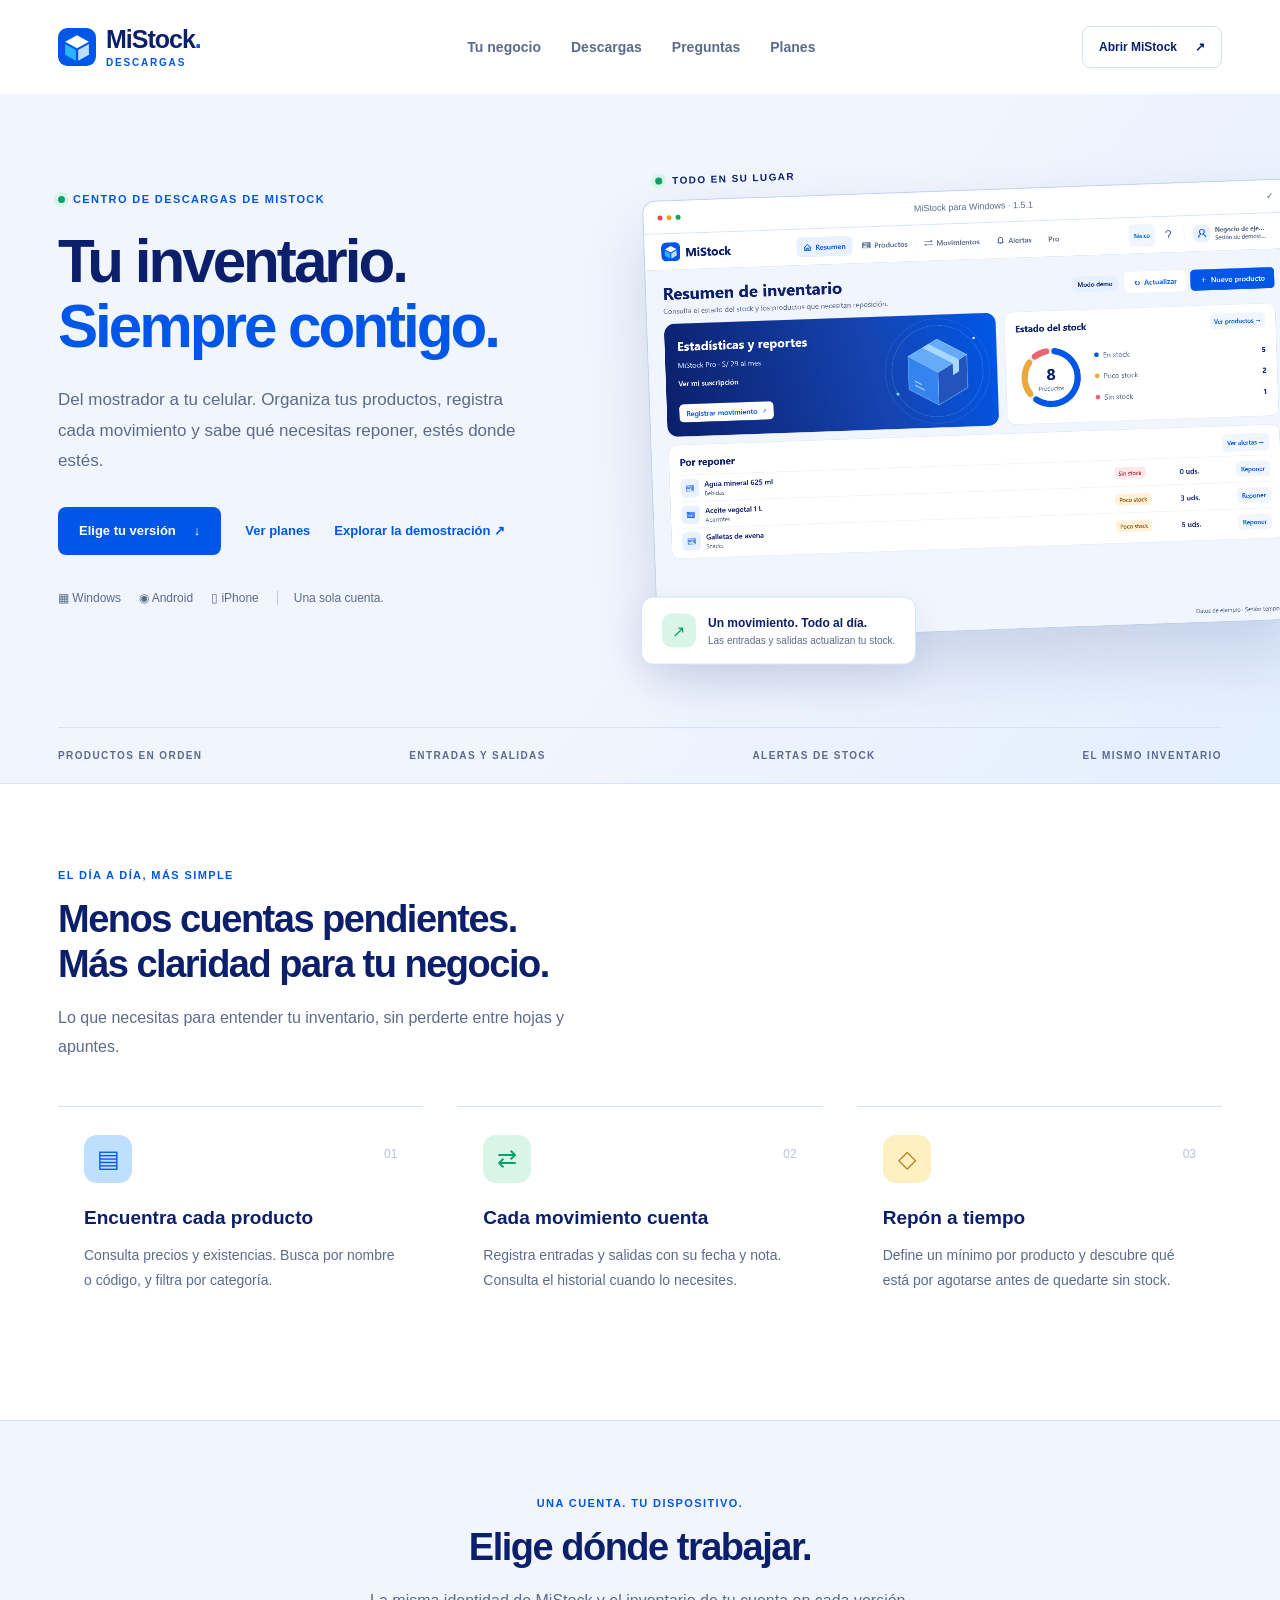
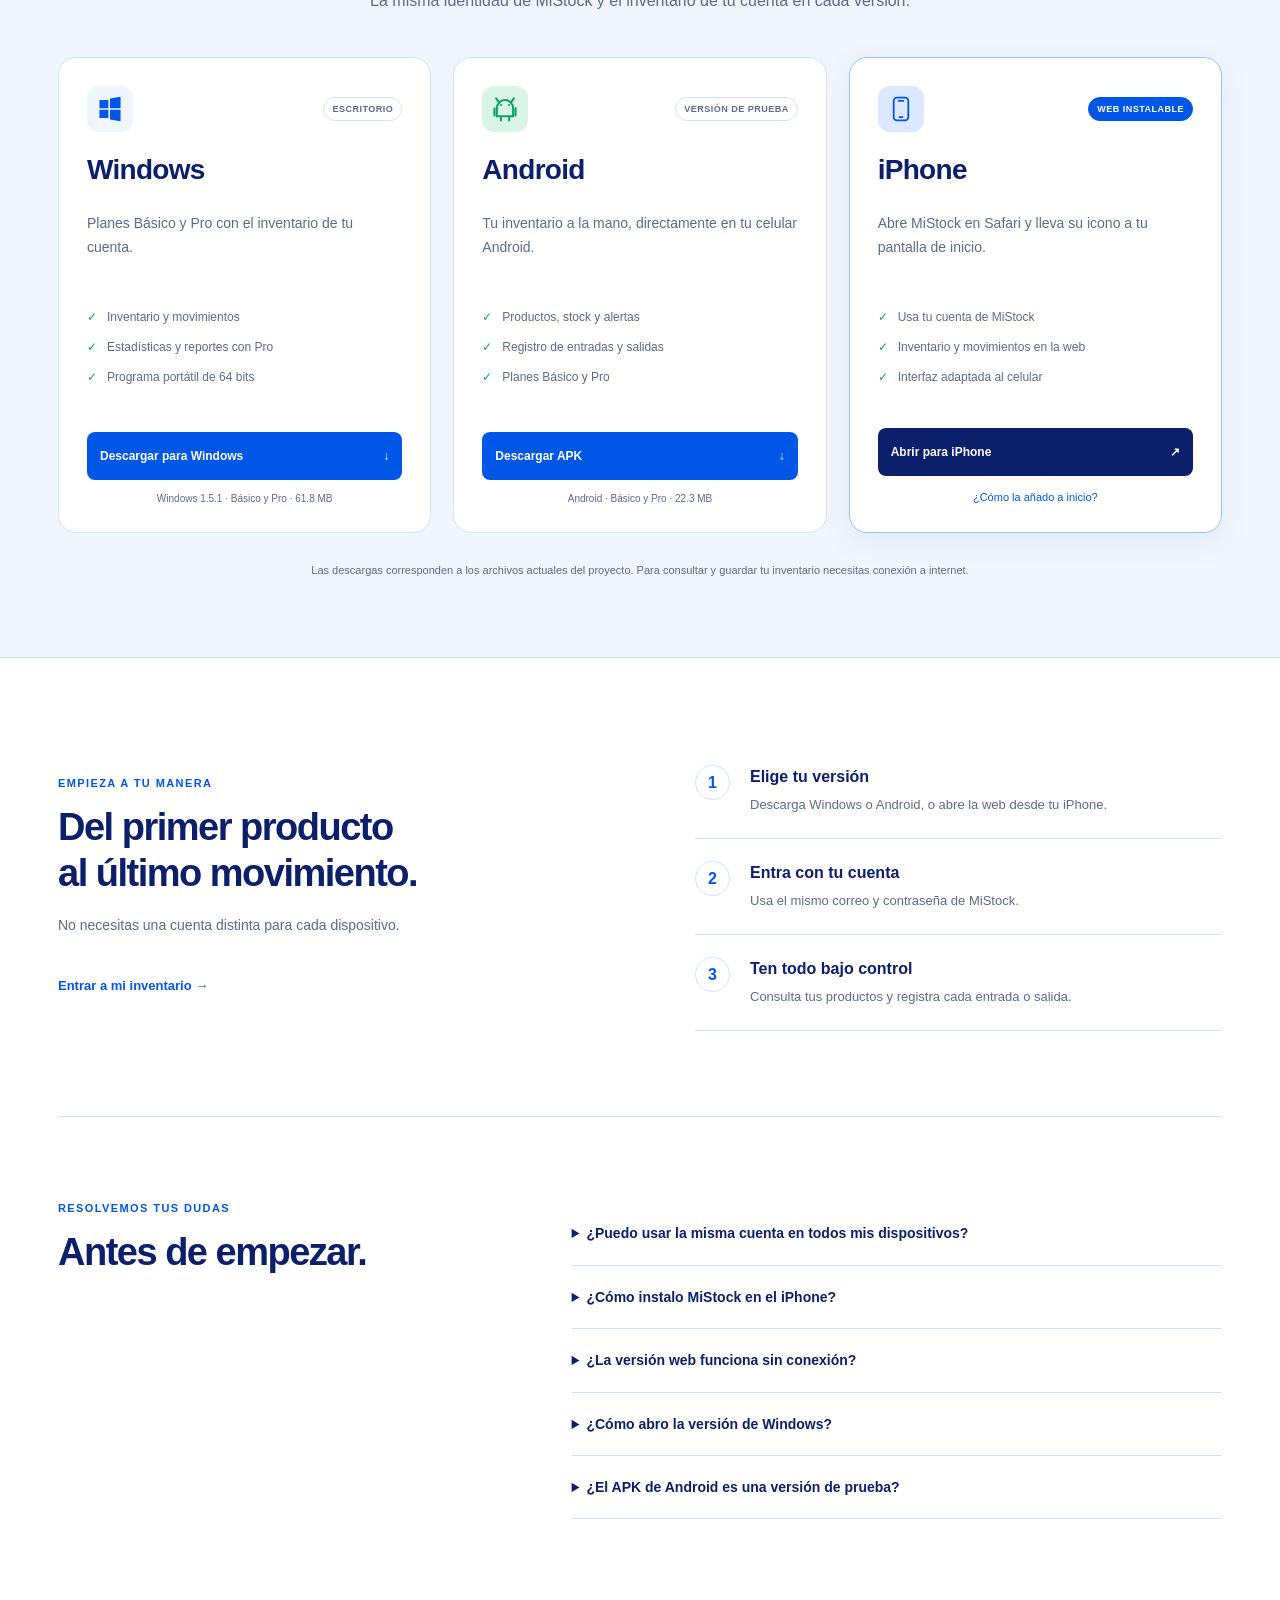
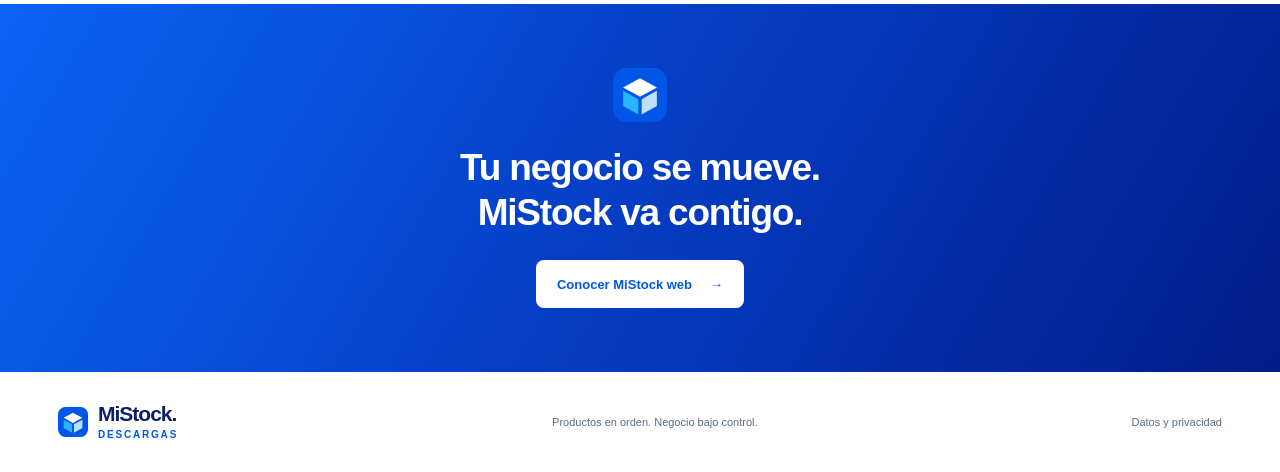
<file: index.html>
<!doctype html><html lang="es"><head><meta charset="utf-8"><meta name="viewport" content="width=device-width,initial-scale=1"><meta name="theme-color" content="#0057e7"><meta name="description" content="MiStock Descargas: descarga MiStock para Windows y Android, o accede a la versión web instalable para iPhone."><title>MiStock Descargas · Windows, Android y iPhone</title><link rel="icon" href="./logo.svg" type="image/svg+xml"><link rel="stylesheet" href="./site.css"></head>
<body><a class="skip-link" href="#contenido">Saltar al contenido</a><header class="site-header"><a class="brand" href="./" aria-label="MiStock Descargas inicio"><img src="./logo.svg" width="38" height="38" alt=""><span>MiStock<span class="brand-dot">.</span><small class="brand-subtitle">Descargas</small></span></a><nav aria-label="Navegación principal"><a href="#tu-negocio">Tu negocio</a><a href="#descargas">Descargas</a><a href="#preguntas">Preguntas</a><a href="https://davjstudio.github.io/mistock/planes.html">Planes</a></nav><a class="btn btn-small btn-outline" href="https://davjstudio.github.io/mistock/">Abrir MiStock <span aria-hidden="true">↗</span></a></header>
<main id="contenido"><section class="hero"><div class="hero-inner"><div class="hero-copy"><div class="eyebrow"><span class="signal"></span> CENTRO DE DESCARGAS DE MISTOCK</div><h1>Tu inventario.<br><span>Siempre contigo.</span></h1><p>Del mostrador a tu celular. Organiza tus productos, registra cada movimiento y sabe qué necesitas reponer, estés donde estés.</p><div class="hero-actions"><a class="btn btn-primary" href="#descargas">Elige tu versión <span aria-hidden="true">↓</span></a><a class="text-link" href="https://davjstudio.github.io/mistock/planes.html">Ver planes</a><a class="text-link" href="https://davjstudio.github.io/mistock/?demo=1">Explorar la demostración <span aria-hidden="true">↗</span></a></div><div class="platform-strip"><span>▦ Windows</span><span>◉ Android</span><span>▯ iPhone</span><span class="same-account">Una sola cuenta.</span></div></div>
<div class="hero-visual"><div class="visual-label"><span class="signal"></span> TODO EN SU LUGAR</div><div class="app-frame"><div class="frame-bar"><div><i></i><i></i><i></i></div><span>MiStock para Windows · 1.5.1</span><span class="frame-lock">✓</span></div><img src="./mistock-preview-1.5.png" width="1240" height="780" alt="MiStock para Windows 1.5.1 con navegación superior y gráfico de stock, usando datos de ejemplo" fetchpriority="high"></div><div class="floating-note"><span class="note-icon">↗</span><span><strong>Un movimiento. Todo al día.</strong><small>Las entradas y salidas actualizan tu stock.</small></span></div></div></div><div class="hero-bottom"><span>PRODUCTOS EN ORDEN</span><span>ENTRADAS Y SALIDAS</span><span>ALERTAS DE STOCK</span><span>EL MISMO INVENTARIO</span></div></section>
<section class="section intro-section" id="tu-negocio"><div class="section-heading"><span class="eyebrow">EL DÍA A DÍA, MÁS SIMPLE</span><h2>Menos cuentas pendientes.<br>Más claridad para tu negocio.</h2><p>Lo que necesitas para entender tu inventario, sin perderte entre hojas y apuntes.</p></div><div class="feature-grid"><article class="feature"><div class="feature-icon">▤</div><span class="feature-number">01</span><h3>Encuentra cada producto</h3><p>Consulta precios y existencias. Busca por nombre o código, y filtra por categoría.</p></article><article class="feature"><div class="feature-icon green">⇄</div><span class="feature-number">02</span><h3>Cada movimiento cuenta</h3><p>Registra entradas y salidas con su fecha y nota. Consulta el historial cuando lo necesites.</p></article><article class="feature"><div class="feature-icon orange">◇</div><span class="feature-number">03</span><h3>Repón a tiempo</h3><p>Define un mínimo por producto y descubre qué está por agotarse antes de quedarte sin stock.</p></article></div></section>
<section class="download-section" id="descargas"><div class="section-heading"><span class="eyebrow">UNA CUENTA. TU DISPOSITIVO.</span><h2>Elige dónde trabajar.</h2><p>La misma identidad de MiStock y el inventario de tu cuenta en cada versión.</p></div><div class="download-grid">
<article class="download-card"><div class="download-top"><div class="os-icon windows-icon"><svg viewBox="0 0 32 32" aria-hidden="true"><path d="M3 5h11v10H3zm13-2 13-2v14H16zM3 17h11v10H3zm13 0h13v14l-13-2z" fill="currentColor"/></svg></div><span class="pill">ESCRITORIO</span></div><h3>Windows</h3><p>Planes Básico y Pro con el inventario de tu cuenta.</p><ul><li>Inventario y movimientos</li><li>Estadísticas y reportes con Pro</li><li>Programa portátil de 64 bits</li></ul><a class="btn btn-primary" href="https://github.com/davjstudio/mistock-descargas/releases/download/v1.5.1/MiStock-Windows-1.5.1.exe" download>Descargar para Windows <span aria-hidden="true">↓</span></a><span class="download-meta" data-file="windows">Windows 1.5.1 · Básico y Pro</span></article>
<article class="download-card"><div class="download-top"><div class="os-icon android-icon"><svg viewBox="0 0 32 32" aria-hidden="true"><path d="m8 7-3-4m19 4 3-4M6 15a10 10 0 0 1 20 0v10H6zm-3 0v9m26-9v9M11 25v5m10-5v5" fill="none" stroke="currentColor" stroke-width="2.5" stroke-linecap="round"/><circle cx="11" cy="11" r="1.3" fill="currentColor"/><circle cx="21" cy="11" r="1.3" fill="currentColor"/></svg></div><span class="pill">VERSIÓN DE PRUEBA</span></div><h3>Android</h3><p>Tu inventario a la mano, directamente en tu celular Android.</p><ul><li>Productos, stock y alertas</li><li>Registro de entradas y salidas</li><li>Planes Básico y Pro</li></ul><a class="btn btn-primary" href="https://github.com/davjstudio/mistock-descargas/releases/download/v1.5/MiStock-Android.apk" download>Descargar APK <span aria-hidden="true">↓</span></a><span class="download-meta" data-file="android">Archivo APK · Instalación manual</span></article>
<article class="download-card iphone-card"><div class="download-top"><div class="os-icon iphone-icon"><svg viewBox="0 0 32 32" aria-hidden="true"><rect x="7" y="2" width="18" height="28" rx="4" fill="none" stroke="currentColor" stroke-width="2.2"/><path d="M13 6h6m-5 20h4" stroke="currentColor" stroke-width="2" stroke-linecap="round"/></svg></div><span class="pill pill-blue">WEB INSTALABLE</span></div><h3>iPhone</h3><p>Abre MiStock en Safari y lleva su icono a tu pantalla de inicio.</p><ul><li>Usa tu cuenta de MiStock</li><li>Inventario y movimientos en la web</li><li>Interfaz adaptada al celular</li></ul><a class="btn btn-dark" href="https://davjstudio.github.io/mistock/?install=ios">Abrir para iPhone <span aria-hidden="true">↗</span></a><button class="inline-button" data-install-help>¿Cómo la añado a inicio?</button></article></div><p class="download-footnote">Las descargas corresponden a los archivos actuales del proyecto. Para consultar y guardar tu inventario necesitas conexión a internet.</p></section>
<section class="section steps-section"><div><span class="eyebrow">EMPIEZA A TU MANERA</span><h2>Del primer producto<br>al último movimiento.</h2><p>No necesitas una cuenta distinta para cada dispositivo.</p><a class="text-link" href="https://davjstudio.github.io/mistock/">Entrar a mi inventario <span aria-hidden="true">→</span></a></div><ol class="steps"><li><span>1</span><div><h3>Elige tu versión</h3><p>Descarga Windows o Android, o abre la web desde tu iPhone.</p></div></li><li><span>2</span><div><h3>Entra con tu cuenta</h3><p>Usa el mismo correo y contraseña de MiStock.</p></div></li><li><span>3</span><div><h3>Ten todo bajo control</h3><p>Consulta tus productos y registra cada entrada o salida.</p></div></li></ol></section>
<section class="section faq-section" id="preguntas"><div class="section-heading"><span class="eyebrow">RESOLVEMOS TUS DUDAS</span><h2>Antes de empezar.</h2></div><div class="faq-list"><details><summary>¿Puedo usar la misma cuenta en todos mis dispositivos?</summary><p>Sí. Las versiones de MiStock se conectan al inventario de la misma cuenta. Inicia sesión con tu correo y contraseña habituales.</p></details><details><summary>¿Cómo instalo MiStock en el iPhone?</summary><p>Abre la versión web con Safari. Pulsa Compartir, elige «Añadir a pantalla de inicio» y confirma.  <a href="https://support.apple.com/guide/iphone/open-as-web-app-iphea86e5236/ios" target="_blank" rel="noopener noreferrer">Ver instrucciones de Apple ↗</a></p></details><details><summary>¿La versión web funciona sin conexión?</summary><p>La interfaz instalada puede abrirse si ya está guardada en el dispositivo. Para iniciar sesión, consultar o modificar tu inventario necesitas conexión a internet.</p></details><details><summary>¿Cómo abro la versión de Windows?</summary><p>Descarga el archivo EXE y ábrelo en tu equipo Windows de 64 bits. Es una versión portátil e incluye el entorno que necesita para funcionar.</p></details><details><summary>¿El APK de Android es una versión de prueba?</summary><p>Sí. La descarga contiene el APK de desarrollo que se está usando en este proyecto. Su instalación es manual y no procede de Google Play.</p></details></div></section>
<section class="bottom-cta"><img src="./logo.svg" alt="" width="54" height="54"><h2>Tu negocio se mueve.<br>MiStock va contigo.</h2><a class="btn btn-white" href="https://davjstudio.github.io/mistock/?demo=1">Conocer MiStock web <span aria-hidden="true">→</span></a></section></main>
<footer class="site-footer"><a class="brand" href="./"><img src="./logo.svg" width="30" height="30" alt=""><span>MiStock.<small class="brand-subtitle">Descargas</small></span></a><span>Productos en orden. Negocio bajo control.</span><a href="./privacidad.html">Datos y privacidad</a></footer>
<dialog id="install-help" class="help-dialog"><form method="dialog"><button class="dialog-close" aria-label="Cerrar">×</button></form><div class="feature-icon">▯</div><h2>MiStock en tu iPhone.</h2><p>Primero abre la versión web desde Safari en tu iPhone.</p><ol><li>Pulsa el botón <strong>Compartir</strong>.</li><li>Elige <strong>Añadir a pantalla de inicio</strong>.</li><li>Si aparece, activa <strong>Abrir como app web</strong> y confirma.</li></ol><p class="small">Usa el enlace público del sitio. Abre esta dirección pública desde Safari en tu iPhone.</p><a class="btn btn-primary" href="https://davjstudio.github.io/mistock/?install=ios">Abrir MiStock web →</a></dialog><script src="./site.js?v=1.5.1" type="module"></script></body></html>
</file>
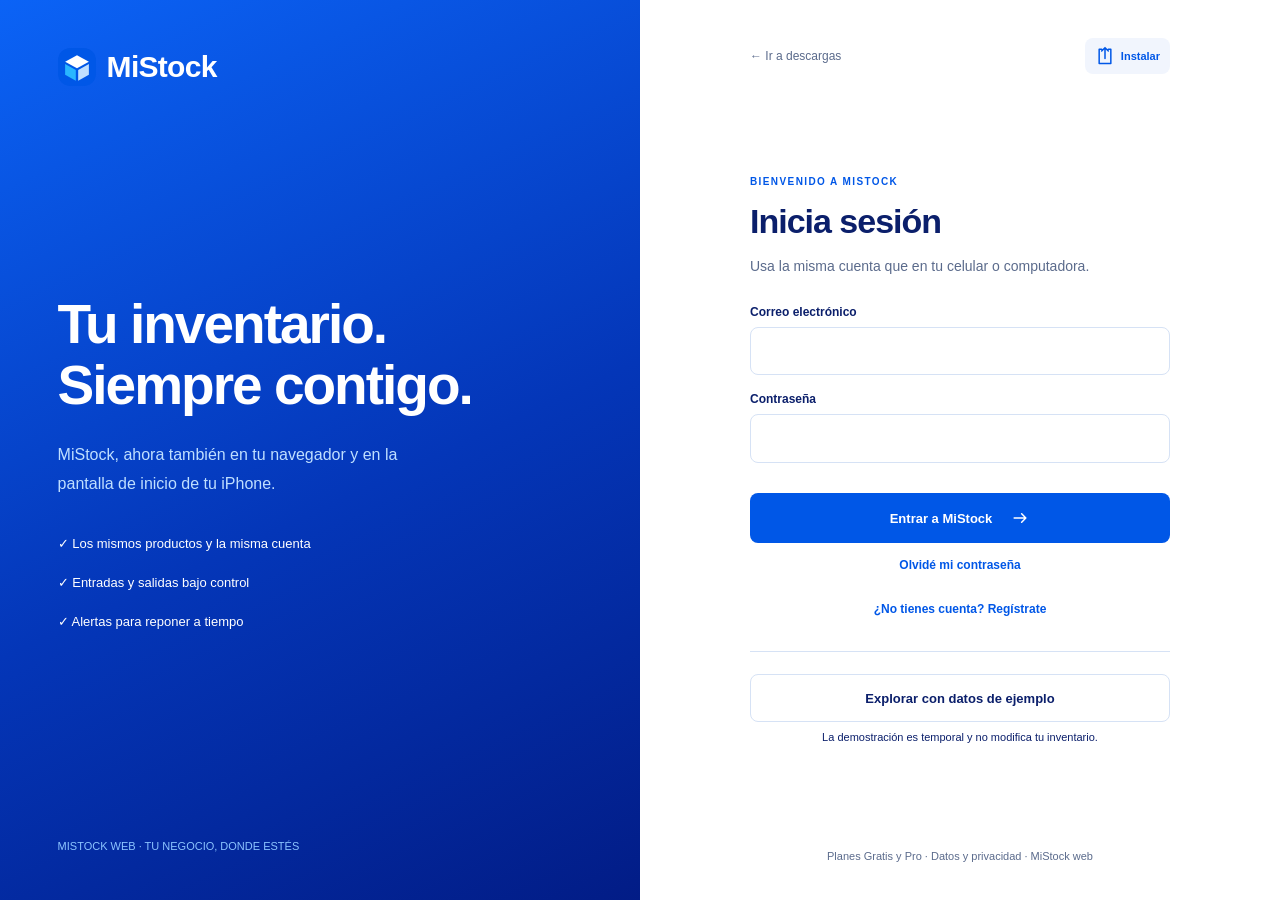
<file: app.html>
<!doctype html><html lang="es"><head><meta charset="utf-8"><meta name="viewport" content="width=device-width,initial-scale=1,viewport-fit=cover"><meta name="theme-color" content="#0057e7"><meta name="apple-mobile-web-app-capable" content="yes"><meta name="apple-mobile-web-app-status-bar-style" content="default"><meta name="apple-mobile-web-app-title" content="MiStock"><meta name="description" content="Gestiona tu inventario y movimientos desde MiStock web."><title>MiStock · Mi inventario</title><link rel="manifest" href="./manifest.webmanifest"><link rel="apple-touch-icon" href="./icon-180.png"><link rel="icon" href="./logo.svg"><link rel="stylesheet" href="./app.css"></head><body><a class="skip-link" href="#main-content">Saltar al contenido</a><div id="app"><div class="boot"><img src="./logo.svg" width="60" height="60" alt="MiStock"><h1>MiStock</h1><p>Preparando tu inventario…</p></div></div><dialog id="modal" class="app-dialog" aria-labelledby="modal-title"></dialog><div id="toast" role="status" aria-live="polite" hidden></div><noscript><p>Activa JavaScript en el navegador para usar MiStock.</p><a href="./">Volver a descargas</a></noscript><script type="module" src="./app.js"></script></body></html>
</file>
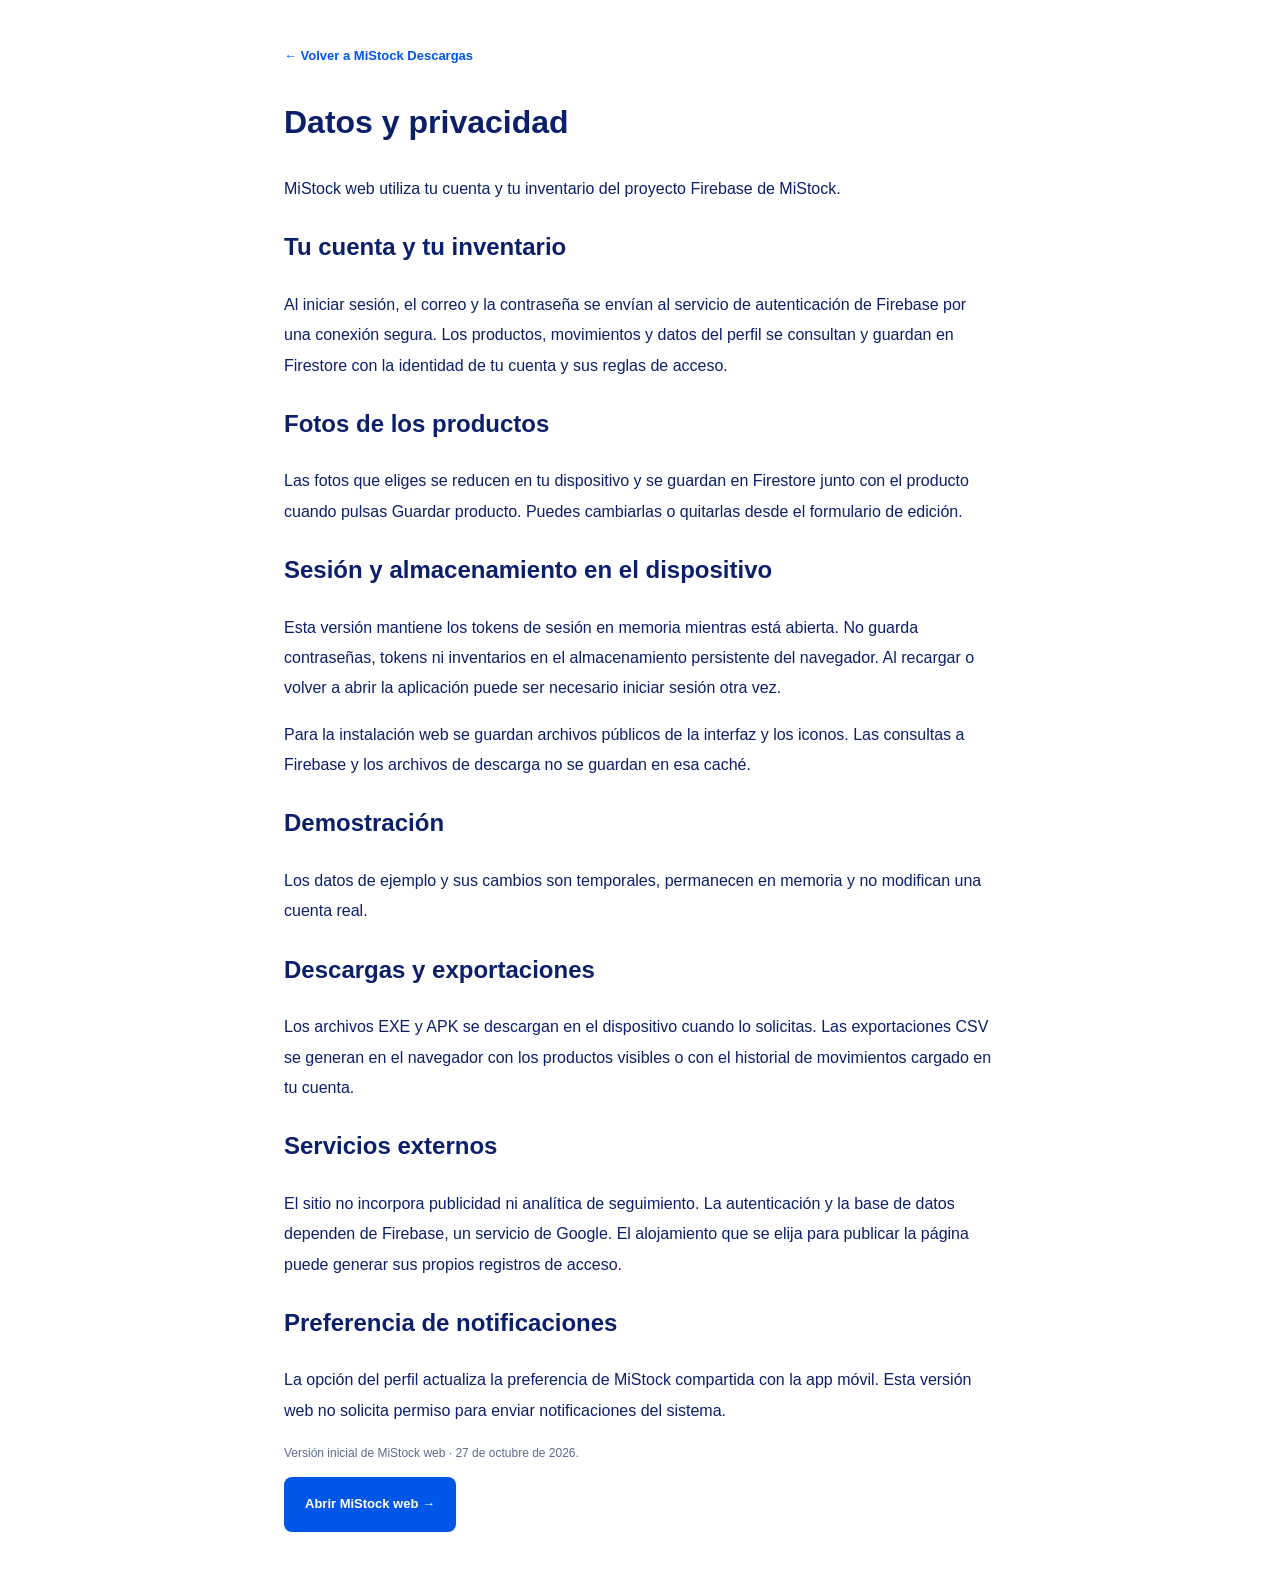
<file: privacidad.html>
<!doctype html><html lang="es"><head><meta charset="utf-8"><meta name="viewport" content="width=device-width,initial-scale=1"><title>MiStock · Datos y privacidad</title><link rel="stylesheet" href="./base.css"><link rel="icon" href="./logo.svg"></head><body><main style="max-width:760px;margin:auto;padding:40px 24px;line-height:1.9"><a class="text-link" href="./">← Volver a MiStock Descargas</a><h1>Datos y privacidad</h1><p>MiStock web utiliza tu cuenta y tu inventario del proyecto Firebase de MiStock.</p><h2>Tu cuenta y tu inventario</h2><p>Al iniciar sesión, el correo y la contraseña se envían al servicio de autenticación de Firebase por una conexión segura. Los productos, movimientos y datos del perfil se consultan y guardan en Firestore con la identidad de tu cuenta y sus reglas de acceso.</p><h2>Fotos de los productos</h2><p>Las fotos que eliges se reducen en tu dispositivo y se guardan en Firestore junto con el producto cuando pulsas Guardar producto. Puedes cambiarlas o quitarlas desde el formulario de edición.</p><h2>Sesión y almacenamiento en el dispositivo</h2><p>Esta versión mantiene los tokens de sesión en memoria mientras está abierta. No guarda contraseñas, tokens ni inventarios en el almacenamiento persistente del navegador. Al recargar o volver a abrir la aplicación puede ser necesario iniciar sesión otra vez.</p><p>Para la instalación web se guardan archivos públicos de la interfaz y los iconos. Las consultas a Firebase y los archivos de descarga no se guardan en esa caché.</p><h2>Demostración</h2><p>Los datos de ejemplo y sus cambios son temporales, permanecen en memoria y no modifican una cuenta real.</p><h2>Descargas y exportaciones</h2><p>Los archivos EXE y APK se descargan en el dispositivo cuando lo solicitas. Las exportaciones CSV se generan en el navegador con los productos visibles o con el historial de movimientos cargado en tu cuenta.</p><h2>Servicios externos</h2><p>El sitio no incorpora publicidad ni analítica de seguimiento. La autenticación y la base de datos dependen de Firebase, un servicio de Google. El alojamiento que se elija para publicar la página puede generar sus propios registros de acceso.</p><h2>Preferencia de notificaciones</h2><p>La opción del perfil actualiza la preferencia de MiStock compartida con la app móvil. Esta versión web no solicita permiso para enviar notificaciones del sistema.</p><p style="font-size:12px;color:#5b6b8c">Versión inicial de MiStock web · 27 de octubre de 2026.</p><a class="btn btn-primary" href="https://davjstudio.github.io/mistock/">Abrir MiStock web →</a></main></body></html>
</file>
<file: site.css>
@import url('./base.css');
.site-header{height:94px;max-width:1220px;margin:auto;display:flex;align-items:center;justify-content:space-between;padding:0 28px;gap:24px}.site-header nav{display:flex;gap:30px;font-size:14px;font-weight:600;color:var(--muted)}.site-header nav a:hover{color:var(--blue)}.brand{display:flex;align-items:center;gap:10px;font-size:25px;font-weight:800;letter-spacing:-1px;color:var(--navy);text-decoration:none}.brand-dot{color:var(--blue)}.hero{background:linear-gradient(125deg,#f1f5fd 0%,#f1f5fd 56%,#e2efff 100%);overflow:hidden;border-bottom:1px solid var(--border)}.hero-inner{max-width:1220px;margin:auto;display:grid;grid-template-columns:1fr 1.05fr;align-items:center;gap:46px;padding:72px 28px 95px}.eyebrow{font-size:11px;letter-spacing:1.4px;font-weight:800;color:var(--blue);display:flex;align-items:center;gap:8px}.signal{display:inline-block;width:7px;height:7px;background:var(--green);border-radius:50%;box-shadow:0 0 0 4px #d9f5e8}.hero h1{font-size:clamp(40px,4.7vw,66px);line-height:1.08;letter-spacing:-3px;font-weight:800;margin:25px 0}.hero h1 span{color:var(--blue)}.hero-copy>p{font-size:17px;color:var(--muted);line-height:1.8;max-width:460px}.hero-actions{display:flex;align-items:center;gap:24px;margin:30px 0}.platform-strip{display:flex;flex-wrap:wrap;gap:18px;font-size:12px;color:var(--muted);margin-top:36px}.same-account{border-left:1px solid #bdcbe0;padding-left:16px}.hero-visual{position:relative;min-width:0;transform:rotate(-2deg)}.visual-label{color:var(--navy);font-size:10px;font-weight:700;letter-spacing:1.4px;margin:0 0 14px 14px;display:flex;align-items:center;gap:10px}.app-frame{background:#fff;border:1px solid #bdcfee;border-radius:13px;overflow:hidden;box-shadow:0 32px 65px #0b1f6b26;width:113%;max-width:720px}.frame-bar{display:flex;align-items:center;justify-content:space-between;font-size:9px;color:var(--muted);padding:11px 14px;border-bottom:1px solid var(--border);background:white}.frame-bar>div{display:flex;gap:4px}.frame-bar i{width:5px;height:5px;border-radius:50%;background:#d6e2f5}.frame-bar i:first-child{background:#e5484d}.frame-bar i:nth-child(2){background:#f59e0b}.frame-bar i:nth-child(3){background:#16a34a}.app-frame img{display:block;width:100%;height:auto}.floating-note{position:absolute;bottom:-27px;left:-16px;display:flex;align-items:center;gap:12px;padding:16px 20px;background:white;border:1px solid var(--border);border-radius:12px;box-shadow:0 12px 35px #0b1f6b15;transform:rotate(2deg)}.floating-note strong{font-size:12px;display:block}.floating-note small{font-size:10px;color:var(--muted);display:block;margin-top:5px}.note-icon{width:34px;height:34px;display:grid;place-items:center;color:var(--green);background:var(--green-bg);border-radius:10px}.hero-bottom{max-width:1164px;margin:auto;display:flex;justify-content:space-between;padding:22px 0;border-top:1px solid var(--border);font-size:10px;letter-spacing:1.4px;color:var(--muted);font-weight:700}.section{max-width:1164px;padding:85px 0;margin:auto}.section-heading h2,.steps-section h2{font-size:38px;line-height:1.2;letter-spacing:-1.5px;margin:16px 0}.section-heading>p{max-width:540px;color:var(--muted);line-height:1.8}.feature-grid{display:grid;grid-template-columns:repeat(3,1fr);gap:34px;margin-top:44px}.feature{position:relative;padding:28px 26px;border-top:1px solid var(--border)}.feature-icon{width:48px;height:48px;border-radius:13px;background:#bfdfff;color:var(--blue);font-size:24px;display:grid;place-items:center}.feature-icon.green{background:var(--green-bg);color:var(--green)}.feature-icon.orange{background:#fff0c2;color:#b7791f}.feature-number{position:absolute;right:26px;top:40px;color:#b5c4dd;font-size:12px}.feature h3{font-size:19px;margin:24px 0 12px}.feature p{font-size:14px;line-height:1.8;color:var(--muted)}.download-section{background:var(--ice);padding:76px max(28px,calc((100vw - 1164px)/2));border-top:1px solid var(--border);border-bottom:1px solid var(--border)}.download-section .section-heading{text-align:center}.download-section .eyebrow{justify-content:center}.download-section .section-heading>p{margin:0 auto}.download-grid{display:grid;grid-template-columns:repeat(3,minmax(0,1fr));gap:22px;margin-top:42px}.download-card{background:#fff;border:1px solid var(--border);border-radius:18px;padding:28px;display:flex;flex-direction:column}.download-top{display:flex;align-items:center;justify-content:space-between;gap:8px}.os-icon{height:46px;width:46px;color:var(--blue);background:var(--ice);padding:10px;border-radius:12px}.os-icon svg{width:100%;height:100%}.android-icon{color:var(--green);background:var(--green-bg)}.iphone-icon{background:#dce9ff}.pill{font-size:9px;font-weight:800;letter-spacing:.5px;border:1px solid var(--border);border-radius:20px;padding:6px 8px;color:var(--muted)}.pill-blue{background:var(--blue);color:#fff;border-color:var(--blue)}.download-card h3{font-size:28px;letter-spacing:-.7px;margin:22px 0 12px}.download-card>p{font-size:14px;color:var(--muted);line-height:1.7;min-height:48px}.download-card ul{list-style:none;padding:16px 0 24px;flex:1;font-size:12px;color:var(--muted);line-height:2.5}.download-card li::before{content:'✓';color:var(--green);margin-right:10px}.download-card .btn{width:100%;font-size:12px;padding:15px 12px;justify-content:space-between}.download-meta{font-size:10px;text-align:center;margin-top:13px;color:var(--muted)}.iphone-card{border-color:#8cc4ff;box-shadow:0 9px 32px #0057e710}.inline-button{background:transparent;border:0;color:var(--blue);font:inherit;font-size:11px;text-align:center;margin-top:14px;cursor:pointer}.download-footnote{font-size:11px;color:var(--muted);text-align:center;max-width:700px;line-height:1.8;margin:28px auto 0}.steps-section{display:grid;grid-template-columns:1fr 1fr;gap:110px;align-items:center}.steps-section>div>p{color:var(--muted);font-size:14px;line-height:1.8;max-width:350px}.steps-section .text-link{display:inline-block;margin-top:22px}.steps{list-style:none;padding:0;margin:0}.steps li{display:flex;gap:20px;padding:22px 0;border-bottom:1px solid var(--border)}.steps li>span{height:35px;width:35px;flex:none;display:grid;place-items:center;border:1px solid var(--border);border-radius:50%;color:var(--blue);font-weight:700}.steps h3{font-size:16px;margin:3px 0 8px}.steps p{font-size:13px;line-height:1.7;color:var(--muted);margin:0}.faq-section{border-top:1px solid var(--border);display:grid;grid-template-columns:.8fr 1.2fr;gap:80px}.faq-list details{border-bottom:1px solid var(--border);padding:20px 0}.faq-list summary{font-size:14px;font-weight:600;cursor:pointer;line-height:1.6}.faq-list details p{font-size:13px;line-height:1.8;color:var(--muted);margin:15px 0 0}.faq-list a{color:var(--blue)}.bottom-cta{background:linear-gradient(120deg,#0b63f6,#0436b8 60%,#021c86);text-align:center;padding:64px 24px;color:#fff}.bottom-cta h2{font-size:37px;letter-spacing:-1.2px;line-height:1.2;margin:20px 0 25px}.site-footer{max-width:1220px;margin:auto;padding:30px 28px;display:flex;align-items:center;justify-content:space-between;gap:20px}.site-footer>.brand{font-size:21px}.site-footer>span,.site-footer>a:last-child{font-size:11px;color:var(--muted)}.help-dialog{max-width:480px;border:1px solid var(--border);padding:34px;border-radius:18px;color:var(--navy)}dialog::backdrop{background:#0b1f6b88;backdrop-filter:blur(4px)}.help-dialog h2{font-size:27px;letter-spacing:-.8px}.help-dialog p,.help-dialog li{font-size:14px;color:var(--muted);line-height:1.8}.help-dialog li{padding:8px 0}.help-dialog .small{font-size:11px}.dialog-close{position:absolute;right:18px;top:14px;border:0;background:transparent;font-size:26px;color:var(--muted);cursor:pointer}.help-dialog .btn{width:100%;justify-content:center;margin-top:16px}
@media(min-width:1500px){.hero-inner{gap:72px;padding-top:92px;padding-bottom:115px}}
@media(max-width:1230px){.section{margin:0 28px}.hero-bottom{margin:0 28px}.hero-inner{gap:30px}.hero h1{letter-spacing:-2.2px}.hero-actions{gap:18px}.text-link{font-size:12px}.download-card{padding:24px}.steps-section{gap:60px}.faq-section{gap:50px}}
@media(max-width:900px){.site-header nav{gap:18px}.hero-inner{grid-template-columns:1fr;padding:42px 28px 65px;gap:56px}.hero-copy{max-width:680px}.hero h1{font-size:58px}.hero-visual{max-width:620px;width:92%;margin:auto}.app-frame{width:100%}.hero-bottom{gap:20px;flex-wrap:wrap;font-size:9px}.feature-grid{gap:10px}.feature{padding:26px 12px}.feature-number{right:12px}.download-grid{grid-template-columns:1fr;max-width:620px;margin:35px auto 0}.download-card>p{min-height:0}.download-card ul{padding-top:4px}.download-card{padding:28px}.download-card h3{margin-top:16px}.steps-section,.faq-section{grid-template-columns:1fr;gap:30px}.section{padding:60px 0}.section-heading h2,.steps-section h2{font-size:34px}.site-footer{flex-wrap:wrap}}
@media(max-width:560px){.site-header{height:78px;padding:0 20px;gap:12px}.site-header nav{display:none}.brand{font-size:23px}.site-header>.btn{font-size:11px;padding:10px 12px;min-height:42px}.hero-inner{padding:32px 20px 55px;gap:46px}.hero h1{font-size:46px;letter-spacing:-2px;margin:22px 0}.hero-copy>p{font-size:15px;line-height:1.75}.eyebrow{font-size:9px;letter-spacing:1px}.hero-actions{align-items:flex-start;flex-direction:column;gap:21px;margin:26px 0}.hero-actions .btn{min-width:210px;justify-content:space-between}.platform-strip{font-size:10px;gap:13px;margin-top:27px}.same-account{padding-left:12px}.hero-visual{width:96%}.visual-label{font-size:8px}.floating-note{bottom:-24px;left:-6px;padding:12px;gap:9px}.floating-note strong{font-size:10px}.floating-note small{font-size:8px}.hero-bottom{margin:0 20px;display:grid;grid-template-columns:1fr 1fr;gap:16px;font-size:8px;letter-spacing:.8px;padding:23px 0}.section{margin:0 20px;padding:48px 0}.section-heading h2,.steps-section h2{font-size:29px;letter-spacing:-1px}.section-heading>p{font-size:14px}.feature-grid{grid-template-columns:1fr;margin-top:25px;gap:0}.feature{padding:25px 0}.feature h3{margin:17px 0 8px}.feature-number{top:38px;right:3px}.feature-icon{width:43px;height:43px}.download-section{padding:48px 20px}.download-card{padding:25px}.bottom-cta h2{font-size:30px}.site-footer{padding:26px 20px;gap:18px}.site-footer>span{width:100%;order:3}.help-dialog{width:calc(100% - 36px);padding:26px}}

.brand-subtitle{display:block;font-size:10px;letter-spacing:1.8px;text-transform:uppercase;color:var(--blue);line-height:1.4;margin-top:2px}
</file>
<file: app.css>
@import url('./base.css');
body{background:var(--ice)}button{border:0}svg.icon{width:20px;height:20px;fill:none;stroke:currentColor;stroke-width:1.8;stroke-linecap:round;stroke-linejoin:round;flex:none}.boot{min-height:100dvh;display:grid;place-content:center;text-align:center;gap:8px}.boot img{margin:auto}.boot h1{font-size:34px;margin:10px 0}.boot p{font-size:14px;color:var(--muted)}.app-brand{display:flex;align-items:center;gap:11px;font-size:26px;font-weight:800;letter-spacing:-.7px}.app-brand img{border-radius:12px}.auth-layout{min-height:100dvh;display:grid;grid-template-columns:1fr 1fr;background:#fff}.auth-art{background:linear-gradient(155deg,#0b63f6,#0436b8 55%,#021c86);color:white;padding:48px 9%;display:flex;flex-direction:column;justify-content:space-between;gap:50px}.auth-art .app-brand{font-size:30px}.auth-art h1{font-size:55px;line-height:1.12;letter-spacing:-2px;margin:32px 0 24px;max-width:430px}.auth-art p{color:#bfdfff;line-height:1.8;font-size:16px;max-width:390px}.auth-art ul{padding:10px 0;list-style:none;font-size:13px;line-height:3;color:white}.auth-art small{color:#8cc4ff;font-size:11px}.auth-side{padding:38px 55px;display:flex;flex-direction:column;justify-content:center}.auth-side>header{max-width:420px;width:100%;margin:0 auto 35px;display:flex;align-items:center;justify-content:space-between;gap:15px}.back-link{color:var(--muted);font-size:12px;display:inline-flex;align-items:center;gap:8px}.auth-form{max-width:420px;width:100%;margin:auto}.overline{font-size:10px;color:var(--blue);letter-spacing:1.4px;font-weight:800}.auth-form h1{font-size:34px;letter-spacing:-1px;margin:13px 0}.auth-form>p{font-size:14px;line-height:1.7;color:var(--muted);margin-bottom:26px}.field{display:block;margin:17px 0}.field>span{display:block;font-size:12px;font-weight:700;color:var(--navy);margin-bottom:8px}.field input,.field select,.field textarea{display:block;background:white;color:var(--navy);border:1px solid var(--border);border-radius:8px;padding:13px 12px;min-height:46px;width:100%;font-size:16px;line-height:1.3}.field textarea{resize:vertical;min-height:90px}.field small{display:block;font-size:11px;color:var(--muted);line-height:1.6;margin-top:7px}.auth-form .btn{width:100%;margin-top:13px}.quiet-button{color:var(--blue);background:transparent;min-height:44px;padding:10px 6px;font-size:12px;font-weight:600}.auth-form .quiet-button{display:block;width:100%;text-align:center}.auth-or{border-top:1px solid var(--border);margin:20px 0 0;padding-top:9px}.auth-form .fine-print{text-align:center;font-size:11px;margin:9px 0 20px}.form-error{background:var(--red-bg);color:#9f172f;padding:12px;border-radius:8px;font-size:12px;line-height:1.6}.form-error:empty{display:none}.auth-footer{max-width:420px;margin:25px auto 0;width:100%;text-align:center;color:var(--muted);font-size:11px}.shell{min-height:100dvh;display:grid;grid-template-columns:226px minmax(0,1fr)}.sidebar{background:linear-gradient(160deg,#0b63f6,#0436b8 45%,#021c86);color:white;position:sticky;top:0;height:100dvh;padding:32px 20px;display:flex;flex-direction:column;gap:32px}.sidebar .app-brand{margin:0 8px}.side-label{font-size:9px;font-weight:700;letter-spacing:1px;color:#bfdfff;margin:0 16px 14px}.main-nav{display:flex;flex-direction:column;gap:5px}.nav-button{display:flex;align-items:center;gap:13px;background:transparent;color:white;font-size:12px;font-weight:600;min-height:49px;border-radius:8px;padding:13px 16px;text-align:left}.nav-button.active{background:#4da3ff55}.nav-button:hover{background:#4da3ff33}.side-bottom{margin-top:auto}.account-card{background:#0b1f6b99;padding:16px;border-radius:10px;margin-bottom:16px;overflow-wrap:anywhere}.account-card small{font-size:9px;color:#8cc4ff}.account-card strong{display:block;font-size:13px;margin-top:9px}.account-card span{display:block;font-size:10px;color:#bfdfff;margin-top:6px}.side-version{font-size:9px;color:#8cc4ff;margin:17px 16px 0}.workspace{padding:28px;min-width:0;max-width:1600px;width:100%;margin:auto}.workspace-header{border-radius:17px;background:linear-gradient(120deg,#0b63f6,#0436b8);color:white;padding:25px;display:flex;align-items:center;justify-content:space-between;gap:24px;margin-bottom:20px}.workspace-header .overline{color:#bfdfff;font-size:9px}.workspace-header h1{font-size:28px;letter-spacing:-.8px;margin:12px 0 8px;line-height:1.2}.workspace-header p{font-size:12px;color:#bfdfff;line-height:1.6;margin:0}.header-actions{display:flex;gap:9px;flex:none}.header-actions .btn{font-size:11px;padding:11px 15px;min-height:42px}.refresh-btn{background:#4da3ff33;color:white;padding:10px 13px;border-radius:8px;display:flex;align-items:center;gap:7px;font-size:11px;min-height:42px}.install-btn{background:var(--ice);border-radius:8px;color:var(--blue);display:flex;align-items:center;gap:6px;min-height:36px;padding:8px 10px;font-size:11px;font-weight:600}.banner{background:#bfdfff;color:var(--navy);padding:12px 15px;border-radius:8px;font-size:11px;line-height:1.7;margin-bottom:18px;display:flex;align-items:center;justify-content:space-between;gap:12px}.banner.warning{background:#fff0c2;color:#85540b}.banner .dismiss{font-size:19px;line-height:1;background:transparent;color:inherit;min-width:32px;min-height:32px}.page-top{display:flex;align-items:center;justify-content:space-between;gap:16px;margin:0 0 18px}.page-top>h2{font-size:18px;margin:0}.page-top .quiet-button{font-size:11px}.stats-grid{display:grid;grid-template-columns:repeat(4,minmax(0,1fr));gap:12px;margin-bottom:19px}.stat{background:white;border:1px solid var(--border);border-radius:12px;padding:20px;min-width:0}.stat.blue{background:linear-gradient(120deg,#1478f2,#1f5be0);border:0;color:white}.stat small{font-size:10px;font-weight:600;display:block;color:var(--muted);text-transform:uppercase;letter-spacing:.3px}.stat.blue small,.stat.blue p{color:#bfdfff}.stat strong{font-size:35px;display:block;line-height:1.2;margin:14px 0 5px;letter-spacing:-1px}.stat p{font-size:10px;color:var(--muted);margin:0;line-height:1.5}.green-text{color:var(--green)}.red-text{color:var(--red)}.orange-text{color:#d58a08}.blue-text{color:var(--blue)}.quick-actions{display:grid;grid-template-columns:1fr 1fr;gap:12px;margin-bottom:19px}.quick-action{display:flex;align-items:center;justify-content:space-between;gap:10px;background:#bfdfff;border-radius:10px;color:var(--blue);padding:18px 20px;font-size:12px;font-weight:700;text-align:left}.quick-action.secondary{background:white;border:1px solid var(--border)}.card{border:1px solid var(--border);background:#fff;border-radius:12px;padding:23px;margin-bottom:19px}.card h2{font-size:18px;margin:0 0 20px}.value-card{display:flex;align-items:center;justify-content:space-between;gap:18px}.value-card .value{font-size:29px;font-weight:800;letter-spacing:-.7px;margin:7px 0}.card-label{font-size:12px;color:var(--muted)}.hint{font-size:11px;color:var(--muted);line-height:1.7}.attention-row{display:flex;justify-content:space-between;align-items:center;gap:14px;padding:15px 0;border-bottom:1px solid var(--ice)}.attention-row:last-child{border:0}.attention-row strong{font-size:13px;display:block}.attention-row small{font-size:10px;color:var(--muted);display:block;margin-top:5px}.stock-pill{display:inline-flex;align-items:center;white-space:nowrap;font-size:10px;font-weight:600;border-radius:5px;padding:5px 8px;background:var(--green-bg);color:#0f8a4f}.stock-pill.low{background:#fff0c2;color:#b7791f}.stock-pill.empty{background:var(--red-bg);color:#d64550}.icon-button{background:var(--ice);color:var(--blue);border-radius:8px;width:38px;min-height:38px;display:inline-flex;align-items:center;justify-content:center}.icon-button.danger{background:var(--red-bg);color:var(--red)}.icon-button.green{background:var(--green-bg);color:var(--green)}.filter-bar{display:flex;gap:10px;align-items:center;margin-bottom:16px}.search-wrap{position:relative;flex:1;min-width:0}.search-wrap>.icon{position:absolute;left:13px;top:14px;color:var(--hint);width:17px;height:17px}.filter-bar input,.filter-bar select{height:46px;border:1px solid var(--border);background:white;border-radius:8px;font-size:13px;color:var(--navy);padding:10px 12px;max-width:100%}.filter-bar input{width:100%;padding-left:39px}.filter-bar select{max-width:190px}.result-tools{display:flex;align-items:center;justify-content:space-between;gap:10px;margin-bottom:12px}.result-count{font-size:11px;color:var(--muted)}.product-list{border:1px solid var(--border);border-radius:12px;overflow:hidden;background:#fff}.product-item{display:grid;grid-template-columns:minmax(0,2fr) minmax(95px,1fr) minmax(110px,1fr) auto;align-items:center;gap:16px;padding:19px 20px;border-bottom:1px solid var(--ice)}.product-item:last-child{border:0}.product-item:nth-child(even){background:#f8faff}.product-name{min-width:0;overflow-wrap:anywhere}.product-name h3{font-size:14px;margin:4px 0 7px;font-weight:650;line-height:1.5}.product-name small{font-size:10px;color:var(--muted)}.product-price{font-size:14px;font-weight:600}.product-price small{font-size:10px;display:block;font-weight:400;color:var(--muted);margin-top:6px}.stock-info small{font-size:10px;display:block;margin-top:7px;color:var(--muted)}.row-actions{display:flex;align-items:center;gap:7px}.restock-button{border:0;border-radius:7px;background:var(--green-bg);color:var(--green);font-size:11px;font-weight:700;min-height:38px;padding:10px 12px}.empty-state{padding:65px 22px;text-align:center;max-width:500px;margin:auto}.empty-state>.icon{width:38px;height:38px;color:#4da3ff}.empty-state h2{font-size:20px;margin:18px 0 10px}.empty-state p{font-size:13px;line-height:1.7;color:var(--muted)}.movement-stats{grid-template-columns:repeat(3,minmax(0,1fr))}.movement-list{background:white;border:1px solid var(--border);border-radius:12px;overflow:hidden}.movement-item{display:grid;grid-template-columns:43px minmax(0,1fr) auto;gap:16px;align-items:center;padding:20px;border-bottom:1px solid var(--ice)}.movement-item:last-child{border:0}.movement-symbol{width:40px;height:40px;border-radius:11px;display:grid;place-items:center;color:var(--green);background:var(--green-bg)}.movement-symbol.out{color:var(--red);background:var(--red-bg)}.movement-item h3{font-size:13px;line-height:1.5;overflow-wrap:anywhere;margin:0 0 7px}.movement-note{font-size:11px;color:var(--muted);line-height:1.6;margin:0;white-space:pre-wrap;overflow-wrap:anywhere}.movement-qty{text-align:right}.movement-qty strong{font-size:18px}.movement-qty small{font-size:10px;color:var(--muted);display:block;margin-top:8px}.page-footer{display:flex;align-items:center;justify-content:space-between;gap:18px;margin-top:22px;color:var(--muted);font-size:10px;line-height:1.7}.page-footer button{color:var(--blue);font-size:10px;background:transparent;min-height:36px}.profile-layout{max-width:750px}.profile-heading{display:flex;align-items:center;gap:15px;margin-bottom:23px}.avatar{width:50px;height:50px;border-radius:15px;display:grid;place-items:center;background:#bfdfff;color:var(--blue);font-size:23px;font-weight:800}.profile-heading h2{margin:0 0 7px;font-size:20px}.profile-heading p{margin:0;font-size:12px;color:var(--muted)}.profile-field{padding:14px 0;border-top:1px solid var(--ice);overflow-wrap:anywhere}.profile-field small{font-size:10px;color:var(--muted);display:block;margin-bottom:8px}.profile-field strong{font-size:14px;font-weight:600}.preference-row{display:flex;align-items:center;justify-content:space-between;gap:22px;min-height:44px}.preference-row>span{font-size:13px;line-height:1.6}.preference-row input{width:22px;height:22px;accent-color:var(--blue);flex:none}.bottom-nav{display:none}.app-dialog{border:1px solid var(--border);border-radius:17px;padding:28px;color:var(--navy);width:min(550px,calc(100% - 32px));max-height:calc(100dvh - 40px);overflow-y:auto;overscroll-behavior:contain}.app-dialog::backdrop{background:#0b1f6b88;backdrop-filter:blur(4px)}.modal-heading{display:flex;align-items:flex-start;justify-content:space-between;gap:14px}.modal-heading h2{font-size:23px;letter-spacing:-.7px;margin:0 0 9px}.modal-heading p{font-size:12px;line-height:1.7;color:var(--muted);margin:0}.modal-heading button{background:var(--ice);color:var(--muted);width:34px;height:34px;border-radius:50%;flex:none;font-size:23px}.field-grid{display:grid;grid-template-columns:1fr 1fr;gap:12px}.field-grid .field{margin:10px 0}.dialog-actions{display:flex;justify-content:flex-end;gap:10px;margin-top:25px}.dialog-actions .btn{font-size:12px}.stock-preview{background:var(--ice);border-radius:8px;padding:12px;font-size:12px;color:var(--muted);line-height:1.6}.install-steps{padding-left:22px;margin:22px 0}.install-steps li{padding:10px 0;font-size:14px;line-height:1.7}.install-note{font-size:11px;color:var(--muted);line-height:1.8}.danger-button{background:var(--red);color:#fff}.entry-button{background:var(--green);color:#fff}.offline-banner{background:#fff0c2;color:#85540b;padding:12px 18px;font-size:12px;text-align:center;line-height:1.7}#toast{position:fixed;bottom:26px;left:50%;transform:translateX(-50%);max-width:min(480px,calc(100% - 32px));padding:13px 20px;background:var(--navy);color:white;box-shadow:0 7px 26px #0b1f6b30;border-radius:11px;z-index:50;font-size:12px;line-height:1.6}.busy-mark{height:3px;position:fixed;top:0;left:0;background:var(--cyan);width:100%;z-index:100;animation:pulse 1s infinite alternate}@keyframes pulse{from{opacity:.4}to{opacity:1}}
@media(min-width:1450px){.workspace{padding:38px 42px}.workspace-header{padding:30px}.workspace-header h1{font-size:32px}}
@media(max-width:1050px){.shell{grid-template-columns:200px minmax(0,1fr)}.sidebar{padding:28px 14px}.workspace{padding:22px}.workspace-header{padding:22px;align-items:flex-start;gap:15px}.workspace-header h1{font-size:24px}.header-actions{flex-direction:column-reverse;align-items:stretch}.header-actions .btn{font-size:10px;gap:8px}.refresh-btn{justify-content:center}.stat{padding:17px}.stat strong{font-size:30px}.product-item{gap:12px;padding:17px}.product-price{font-size:13px}.row-actions{gap:5px}.row-actions .icon-button{width:33px;min-height:36px}.filter-bar select{max-width:160px}.auth-art h1{font-size:45px}.auth-side{padding:35px}.auth-art{padding:42px 10%}}
@media(max-width:760px){.auth-layout{display:block;background:var(--ice)}.auth-art{padding:26px 24px 30px;gap:0;border-radius:0 0 25px 25px}.auth-art .app-brand{font-size:26px}.auth-art h1{font-size:30px;letter-spacing:-1px;margin:24px 0 10px;max-width:100%}.auth-art p{font-size:13px;margin:0;max-width:100%}.auth-art ul,.auth-art small{display:none}.auth-side{padding:24px 24px 35px}.auth-side>header{margin-bottom:25px}.auth-form h1{font-size:28px}.auth-form>p{margin-bottom:21px}.auth-footer{margin-top:24px}.shell{display:block}.sidebar{display:none}.workspace{padding:18px 16px calc(90px + env(safe-area-inset-bottom));max-width:700px}.workspace-header{border-radius:14px;padding:21px 19px;margin-bottom:16px;gap:12px;align-items:center}.workspace-header h1{font-size:24px;letter-spacing:-.7px;margin:10px 0 7px}.workspace-header p{font-size:11px;max-width:250px}.header-actions{flex:none}.header-actions .btn{min-height:38px;width:38px;padding:0;border-radius:10px}.header-actions .btn>.button-label{display:none}.header-actions .btn>.icon{width:19px;height:19px}.refresh-btn{width:38px;min-height:34px;padding:8px}.refresh-btn .button-label{display:none}.stats-grid{grid-template-columns:1fr 1fr;gap:10px;margin-bottom:15px}.stat{padding:17px;border-radius:11px}.stat strong{font-size:32px;margin:12px 0 5px}.stat small{font-size:9px}.stat p{font-size:10px}.banner{font-size:10px;padding:10px 12px;margin-bottom:15px}.quick-actions{gap:10px;margin-bottom:15px}.quick-action{font-size:11px;padding:16px 12px;line-height:1.6}.quick-action>.icon{width:18px;height:18px}.card{padding:19px;margin-bottom:15px}.card h2{font-size:17px}.value-card .value{font-size:27px}.value-card>.quiet-button{max-width:100px;font-size:11px;line-height:1.8;text-align:right}.attention-row{gap:10px}.attention-row strong{font-size:12px}.attention-row .stock-pill{font-size:9px}.attention-row .restock-button{font-size:10px;padding:8px;min-height:40px}.bottom-nav{position:fixed;bottom:0;left:0;right:0;display:flex;justify-content:space-around;z-index:10;background:#fff;border-top:1px solid var(--border);padding:8px 6px calc(8px + env(safe-area-inset-bottom))}.bottom-nav .nav-button{display:flex;flex-direction:column;gap:5px;align-items:center;justify-content:center;color:var(--muted);background:transparent;font-size:9px;padding:7px 8px;min-width:50px;min-height:49px;border-radius:10px;font-weight:600}.bottom-nav .nav-button.active{background:var(--ice);color:var(--blue)}.bottom-nav .icon{width:20px;height:20px}.filter-bar{flex-wrap:wrap;gap:9px;margin-bottom:13px}.search-wrap{flex-basis:100%}.filter-bar select{max-width:none;flex:1;width:0;min-width:0;font-size:12px;height:42px}.filter-bar input{font-size:14px}.result-tools{margin-bottom:10px}.result-tools .quiet-button{font-size:11px}.product-list{border:0;background:transparent;overflow:visible}.product-item,.product-item:nth-child(even){border:1px solid var(--border);border-radius:11px;background:#fff;margin-bottom:10px;padding:16px;grid-template-columns:minmax(0,1fr) auto;gap:15px 12px}.product-name{grid-column:1;grid-row:1}.product-name h3{font-size:14px;margin:5px 0}.product-price{grid-column:2;grid-row:1;align-self:start;text-align:right;padding-top:16px;font-size:14px}.product-price small{font-size:9px;margin-top:5px}.stock-info{grid-column:1;grid-row:2;display:flex;align-items:center;flex-wrap:wrap;gap:8px}.stock-info small{margin:0;font-size:9px}.row-actions{grid-column:2;grid-row:2}.row-actions .icon-button{width:38px;min-height:40px}.restock-button{min-height:40px}.empty-state{padding:45px 15px}.movement-stats{grid-template-columns:repeat(3,minmax(0,1fr));gap:8px}.movement-stats .stat{padding:14px 12px}.movement-stats small{font-size:8px;line-height:1.5}.movement-stats strong{font-size:27px}.movement-item{padding:16px 14px;gap:11px;grid-template-columns:34px minmax(0,1fr) auto}.movement-symbol{width:33px;height:36px;border-radius:9px}.movement-symbol .icon{width:17px;height:17px}.movement-item h3{font-size:12px}.movement-note{font-size:10px}.movement-qty strong{font-size:16px}.movement-qty small{max-width:85px;font-size:8px;line-height:1.6}.movement-list{border-radius:11px}.page-footer{font-size:9px;align-items:flex-start;margin-top:17px}.page-footer>span:last-child{text-align:right}.profile-heading h2{font-size:19px}.profile-field strong{font-size:14px}.profile-field{padding:14px 0}.profile-layout .card h2{font-size:17px}.app-dialog{padding:24px 20px;max-height:calc(100dvh - 30px);border-radius:15px}.modal-heading h2{font-size:22px}.modal-heading p{font-size:12px}.field input,.field select,.field textarea{font-size:16px;min-height:47px}.field>span{font-size:11px}.dialog-actions{gap:10px}.dialog-actions .btn{flex:1;padding:13px 10px;font-size:12px}.field-grid{gap:10px}#toast{bottom:calc(86px + env(safe-area-inset-bottom));font-size:12px;width:max-content;text-align:center}.install-btn{font-size:10px}.offline-banner{font-size:11px}.workspace-header .overline{font-size:8px}}
@media(max-width:350px){.workspace{padding-left:12px;padding-right:12px}.workspace-header{padding:18px 15px}.workspace-header h1{font-size:21px}.auth-art h1{font-size:27px}.bottom-nav .nav-button{font-size:8px;padding:7px 5px}.product-price{font-size:13px}.stock-info{gap:6px}.stat{padding:15px}}

/* Help and About, adapted from the October 28 Android update. */
[hidden]{display:none!important}.sidebar{overflow-y:auto;gap:22px}.sidebar>.app-brand,.sidebar>div{flex-shrink:0}.info-layout{max-width:820px;margin:0 auto}.help-faq{border-bottom:1px solid var(--border)}.help-faq:last-child{border-bottom:0}.help-faq summary{cursor:pointer;font-size:14px;font-weight:650;padding:19px 26px 19px 0;line-height:1.6;color:var(--navy)}.help-faq p{font-size:13px;line-height:1.9;color:var(--muted);margin:0 0 22px}.support-card{background:var(--green-bg);border-color:#b5e8d1}.support-card h2{margin-bottom:10px}.support-card p{font-size:13px;color:var(--muted)}.support-link{background:var(--green);color:#fff;margin-top:10px}.support-link:hover{filter:brightness(.95)}.info-links{display:flex;gap:14px;align-items:center;flex-wrap:wrap}.about-intro{text-align:center;padding:34px}.about-intro img{margin:0 auto 18px}.about-intro h2{font-size:30px;margin-bottom:12px}.about-intro .hint{max-width:500px;margin:18px auto 0}.about-tagline{font-size:15px;color:var(--muted);line-height:1.7}.about-data>div{display:flex;justify-content:space-between;gap:20px;padding:17px 0;border-bottom:1px solid var(--border);font-size:13px}.about-data>div:last-child{border:0}.about-data span{color:var(--muted)}.about-thanks{text-align:center;color:var(--blue);font-size:13px;margin:25px 0;line-height:1.8}
@media(max-width:720px){.info-layout .card{padding:20px}.help-faq summary{font-size:13px}.help-faq p{font-size:12px}.support-link{width:100%;font-size:12px}.about-data>div{font-size:12px}.about-data strong{text-align:right}.info-links{gap:2px;align-items:flex-start;flex-direction:column}.profile-layout .info-links .quiet-button{width:100%;text-align:left}}

.product-info{display:flex;align-items:center;gap:13px;min-width:0}.product-thumb{width:56px;height:56px;flex:none;border:1px solid var(--border);border-radius:9px;background:var(--ice);color:var(--hint);display:grid;place-items:center;padding:0;overflow:hidden}.product-thumb img{width:100%;height:100%;object-fit:cover}.product-info .product-name{flex:1}.photo-editor{display:grid;grid-template-columns:110px minmax(0,1fr);gap:18px;align-items:center;margin:22px 0;padding-bottom:20px;border-bottom:1px solid var(--border)}.photo-editor strong{font-size:13px}.photo-preview{width:110px;height:110px;border:1px solid var(--border);border-radius:10px;background:var(--ice);display:grid;place-items:center;overflow:hidden;color:var(--muted);font-size:12px}.photo-preview img{height:100%;width:100%;object-fit:contain}.photo-actions{display:flex;align-items:center;gap:8px;flex-wrap:wrap}.photo-actions .btn{min-height:38px;padding:9px 12px;font-size:11px}.photo-actions .quiet-button{font-size:11px;min-height:38px}.photo-editor .hint{margin:8px 0}.photo-full{display:block;max-width:100%;width:480px;height:auto;max-height:65dvh;object-fit:contain;margin:22px auto;border-radius:10px;background:var(--ice)}
@media(max-width:720px){.product-info{grid-column:1;grid-row:1;gap:10px}.product-thumb{width:44px;height:48px}.photo-editor{grid-template-columns:82px minmax(0,1fr);gap:12px}.photo-preview{width:82px;height:96px}.photo-actions{gap:2px 8px}.photo-actions .btn{font-size:11px}.photo-editor .hint{font-size:10px}.product-info .product-name h3{font-size:13px}}
</file>
<file: base.css>
:root{--blue:#0057e7;--navy:#0b1f6b;--bright:#1e88ff;--cyan:#29b6ff;--muted:#5b6b8c;--hint:#8a9bb8;--border:#d6e2f5;--ice:#f1f5fd;--green:#0e9f6e;--green-bg:#d9f5e8;--red:#e5484d;--red-bg:#ffdde0;--orange:#f59e0b}*{box-sizing:border-box}html{scroll-behavior:smooth;scroll-padding-top:24px}body{margin:0;background:#fff;color:var(--navy);font-family:Inter,ui-sans-serif,-apple-system,BlinkMacSystemFont,"Segoe UI",sans-serif;-webkit-font-smoothing:antialiased}a{color:inherit;text-decoration:none}button,input,select,textarea{font:inherit}button,a,input,select,textarea{touch-action:manipulation}button{cursor:pointer}button:disabled{cursor:wait;opacity:.55}button:focus-visible,a:focus-visible,summary:focus-visible{outline:3px solid var(--cyan);outline-offset:4px}input:focus,select:focus,textarea:focus{outline:2px solid var(--blue);outline-offset:1px}.btn{display:inline-flex;align-items:center;justify-content:center;gap:18px;border:1px solid transparent;border-radius:8px;min-height:48px;padding:14px 20px;font-size:13px;font-weight:700;text-decoration:none;cursor:pointer;transition:transform .15s,background .15s}.btn:hover{transform:translateY(-2px)}.btn-primary{background:var(--blue);color:#fff}.btn-primary:hover{background:#0436b8}.btn-dark{background:var(--navy);color:#fff}.btn-outline{background:#fff;border-color:var(--border);color:var(--navy)}.btn-white{color:var(--blue);background:white}.btn-small{min-height:42px;padding:10px 16px;font-size:12px}.text-link{font-weight:700;color:var(--blue);font-size:13px;line-height:1.8}.skip-link{position:absolute;top:-80px;left:16px;z-index:100;background:white;color:var(--navy);padding:12px;border:2px solid var(--blue)}.skip-link:focus{top:10px}section[id]{scroll-margin-top:20px}.hidden,[hidden]{display:none!important}@media(prefers-reduced-motion:reduce){html{scroll-behavior:auto}*,*:before,*:after{transition:none!important;animation:none!important}}
</file>
